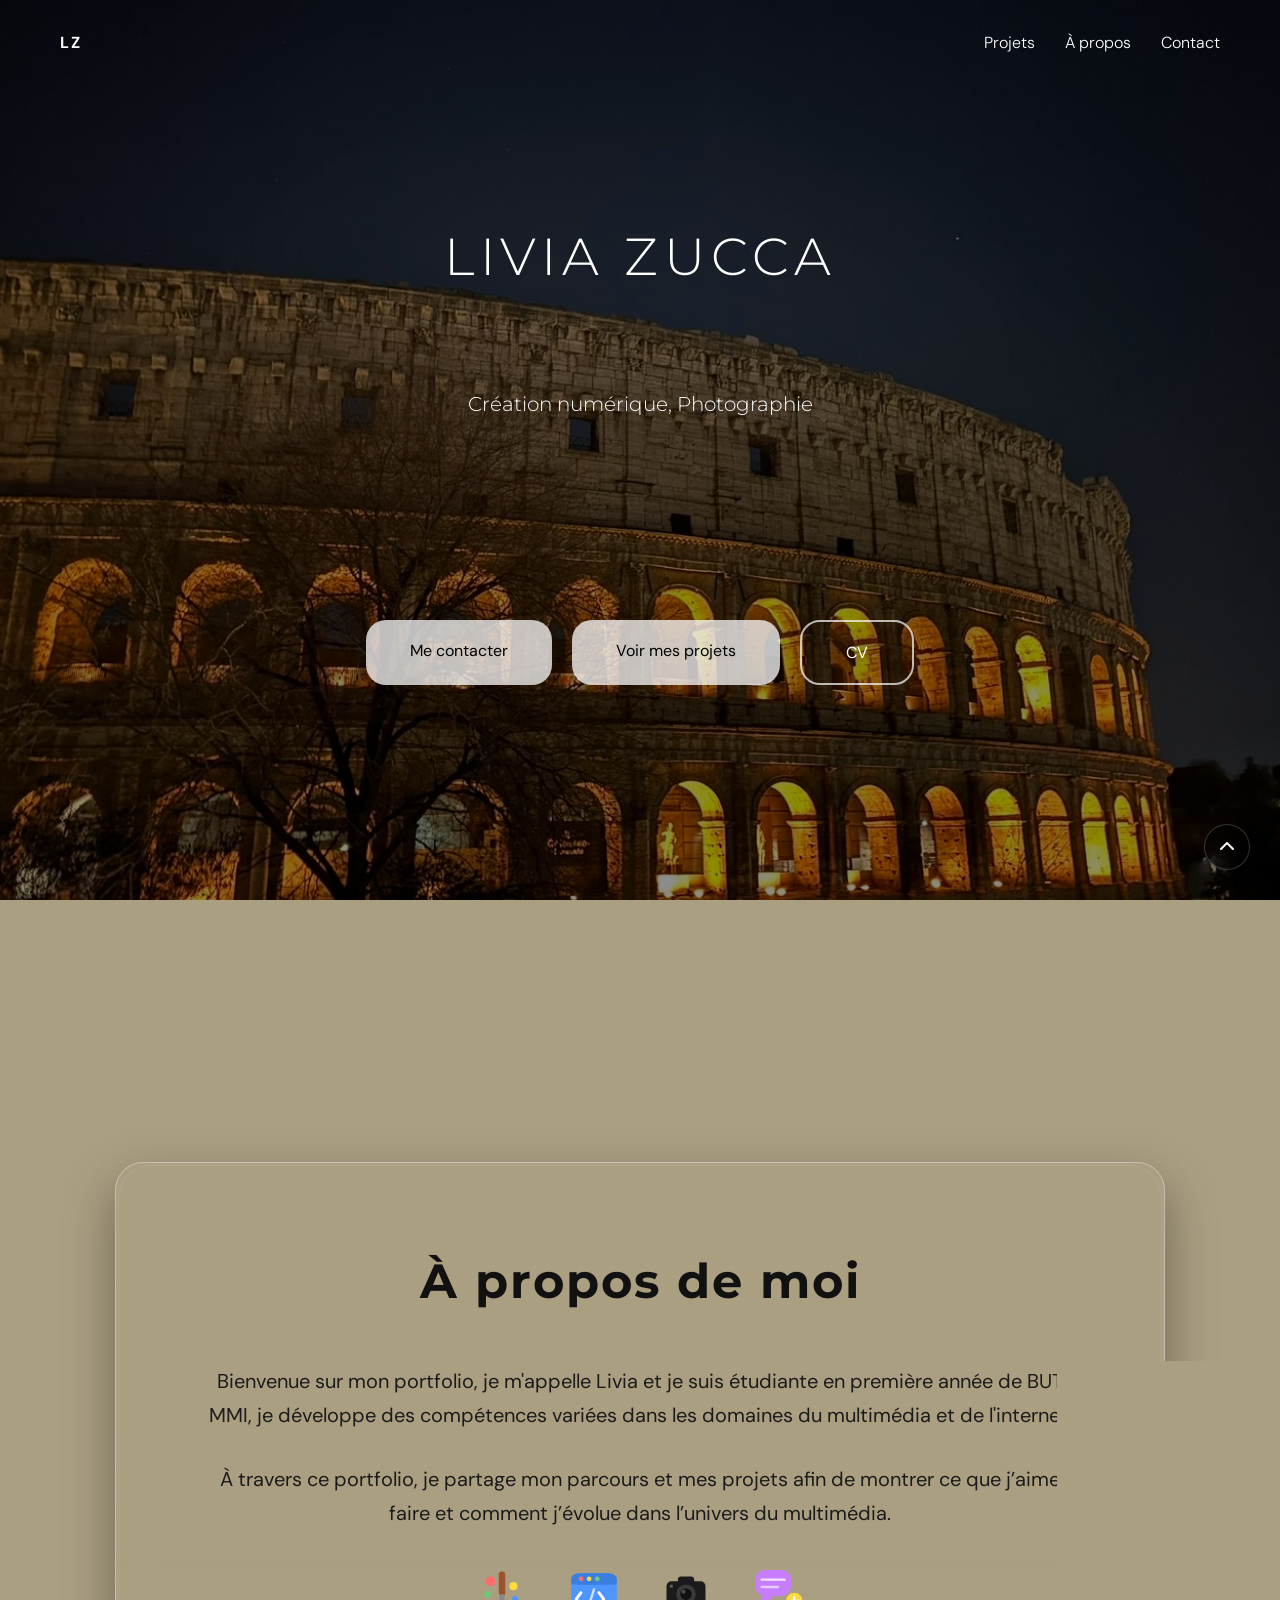
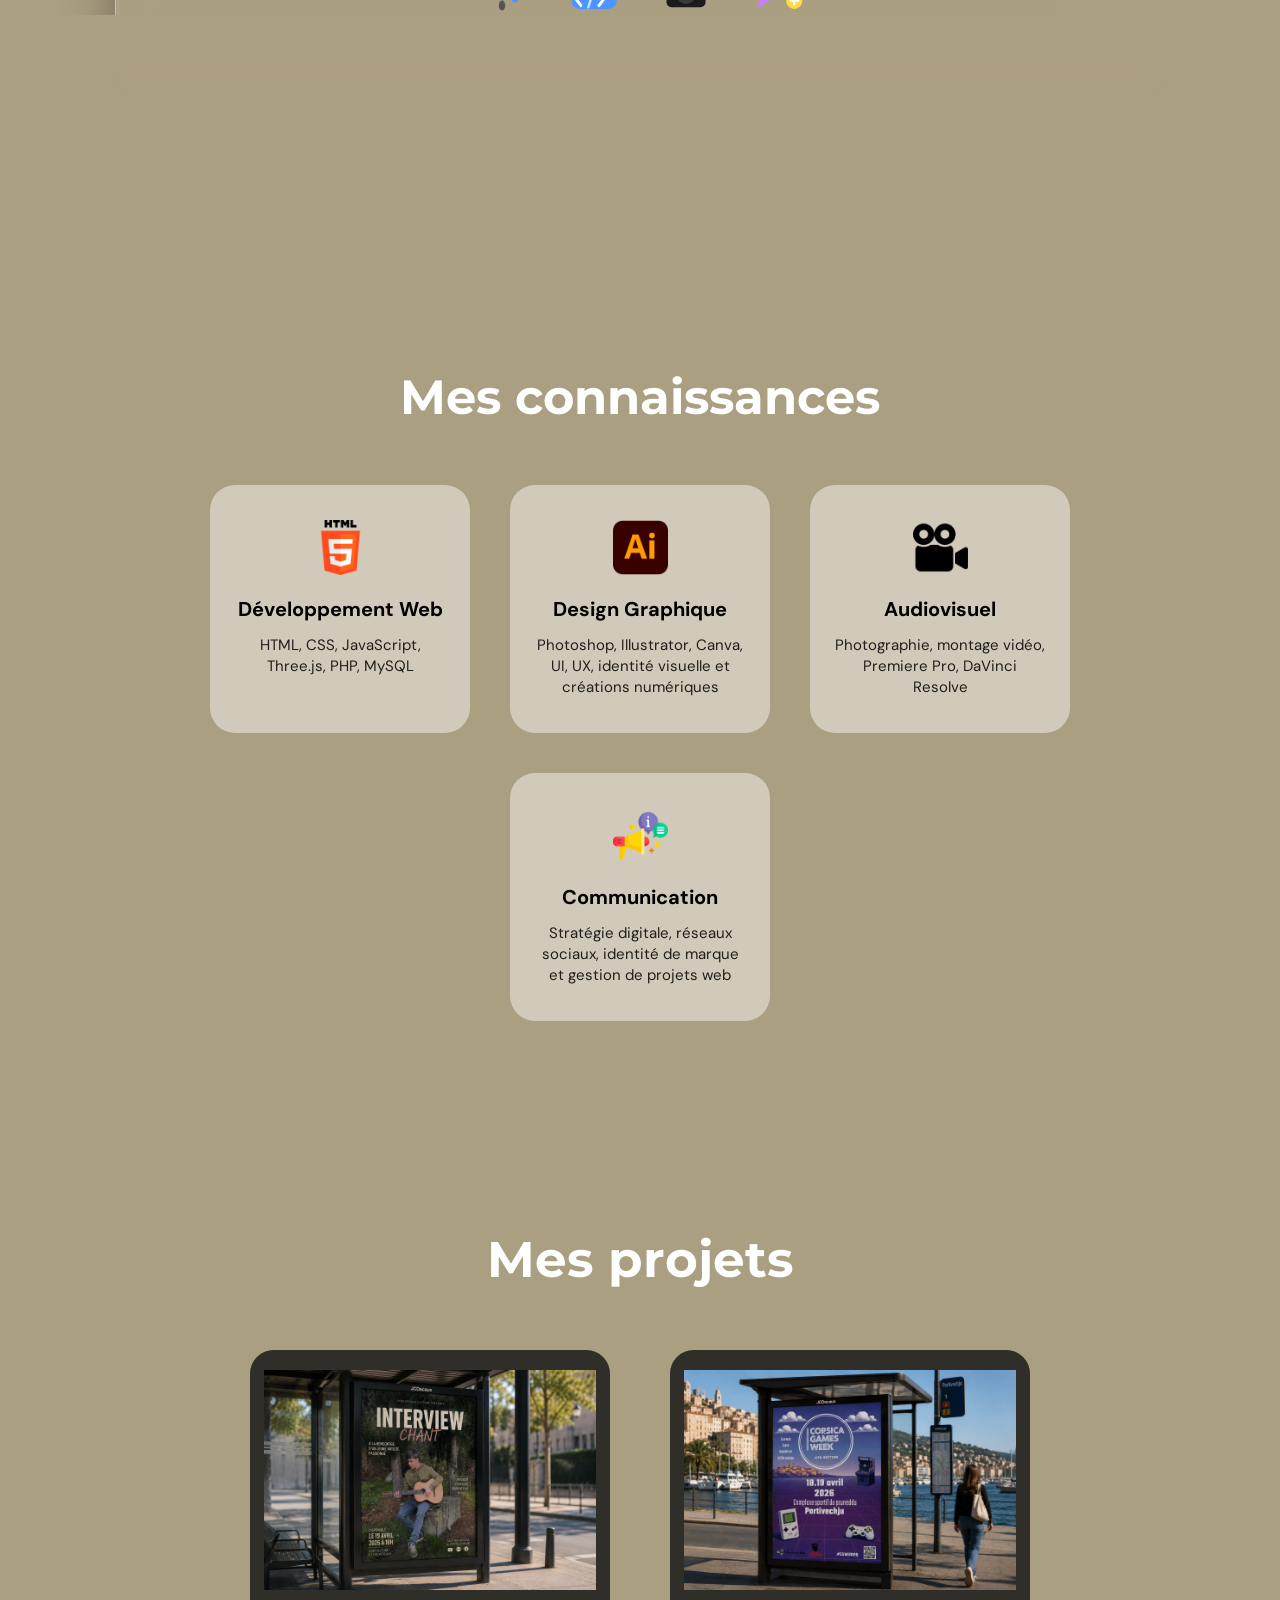
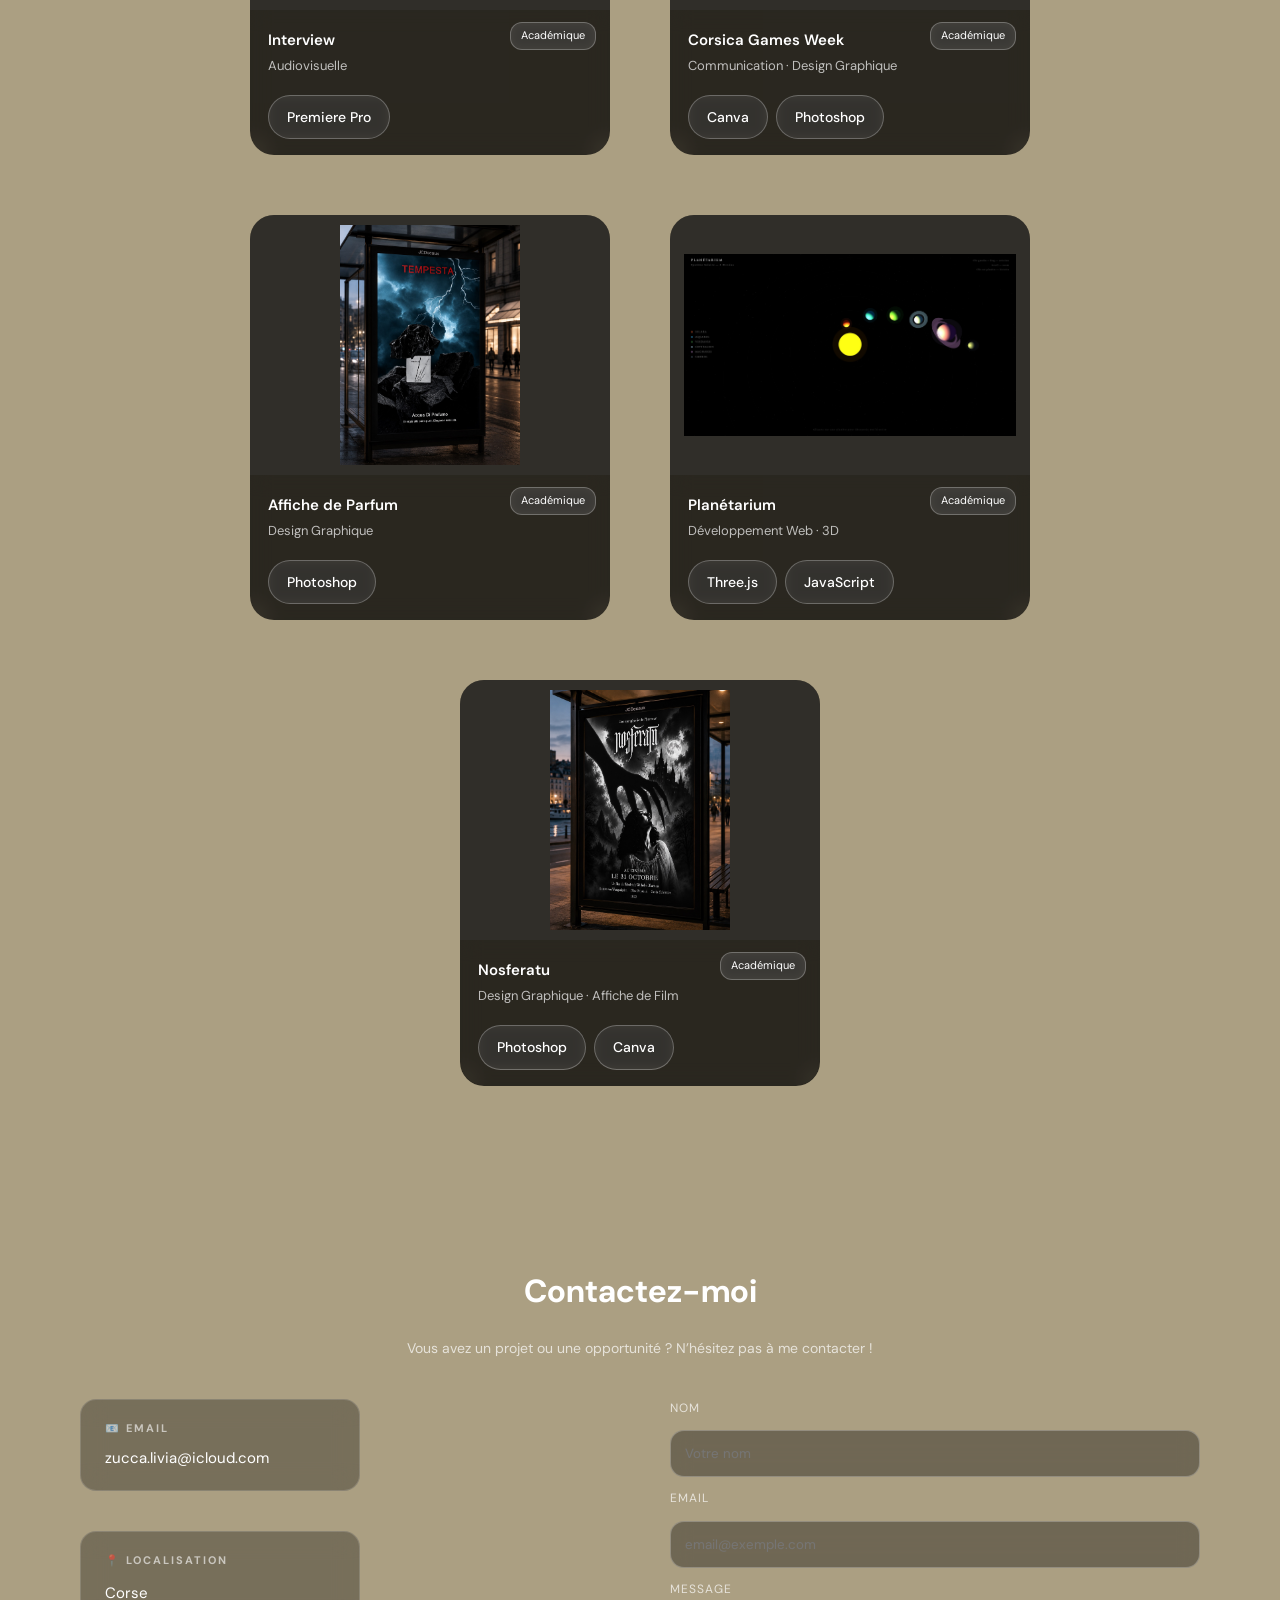
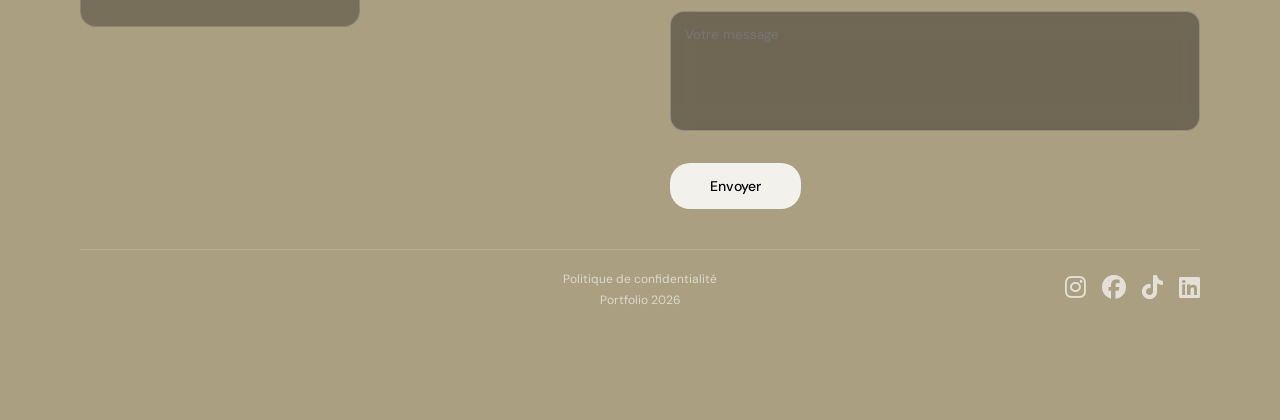
<file: index.html>
<!DOCTYPE html>
<html lang="fr">
<head>
  <meta charset="UTF-8">
  <meta name="viewport" content="width=device-width, initial-scale=1.0">
  <title>Portfolio</title>

  <link rel="stylesheet" href="style.css">
  <link href="https://fonts.googleapis.com/css2?family=Montserrat:wght@300;400;500;700&family=DM+Sans:wght@300;400;500&display=swap" rel="stylesheet">

  <link
    rel="stylesheet"
    href="https://cdnjs.cloudflare.com/ajax/libs/font-awesome/6.5.1/css/all.min.css"
  />
</head>

<body>

  <!-- HERO (page 1 avec image) -->
  <div class="hero">

    <div class="hero-top">
      <div class="logo">LZ</div>

      <input type="checkbox" id="menu-toggle">
      <label for="menu-toggle" class="burger">
        <span></span>
        <span></span>
        <span></span>
      </label>

      <nav class="nav menu">
        <a href="#projects">Projets</a>
        <a href="#about">À propos</a>
        <a href="#contact">Contact</a>
      </nav>
    </div>

    <div class="hero-center">
      <h1>LIVIA ZUCCA</h1>
      <p>Création numérique, Photographie</p>

      <div class="buttons">
        <a href="#contact" class="btn">Me contacter</a>
        <a href="#projects" class="btn">Voir mes projets</a>
        <a href="cv.html" class="btn btn-cv">CV</a>
      </div>
    </div>

  </div>


  <!-- ✅ WRAPPER POUR TOUT LE RESTE -->
  <main class="portfolio-content">

    <!-- ABOUT -->
    <section class="about" id="about">
      <div class="about-card">

        <h2>À propos de moi</h2>

        <p>
          Bienvenue sur mon portfolio, je m'appelle Livia et je suis étudiante en première année de BUT MMI, je développe des compétences variées
          dans les domaines du multimédia et de l'internet.
        </p>

        <p>
          À travers ce portfolio, je partage mon parcours et mes projets afin de montrer
          ce que j’aime faire et comment j’évolue dans l’univers du multimédia.
        </p>

        <div class="skills-icons">
          <img src="icons/icon-design.svg" alt="Design graphique">
          <img src="icons/icon-code.svg" alt="Développement web">
          <img src="icons/icon-photo.svg" alt="Photographie">
          <img src="icons/icon-communication.svg" alt="Communication">
        </div>

      </div>
    </section>


    <!-- SKILLS -->
    <section class="skills">

      <h2>Mes connaissances</h2>
      

      <div class="skills-container">

        <div class="skill-card">
          <img src="icons/html.png" alt="HTML">
          <h3>Développement Web</h3>
          <p>HTML, CSS, JavaScript, Three.js, PHP, MySQL</p>
        </div>

        <div class="skill-card">
          <img src="icons/illustrator.png" alt="Illustrator">
          <h3>Design Graphique</h3>
          <p>Photoshop, Illustrator, Canva, UI, UX, identité visuelle et créations numériques</p>
        </div>

        <div class="skill-card">
          <img src="icons/camera.png" alt="Audiovisuel">
          <h3>Audiovisuel</h3>
          <p>Photographie, montage vidéo, Premiere Pro, DaVinci Resolve</p>
        </div>

        <div class="skill-card">
          <img src="icons/communication.png" alt="Communication">
          <h3>Communication</h3>
          <p>Stratégie digitale, réseaux sociaux, identité de marque et gestion de projets web</p>
        </div>

      </div>
    </section>


    <!-- PROJECTS -->
    <section class="projects" id="projects">

      <h2 class="projects-title">Mes projets</h2>

      <div class="projects-container">

        <!-- PROJET 1 -->
        <a href="projet-interview.html" class="project-link">
          <div class="project-card">

            <div class="project-image">
              <img src="img/mockup-interview.jpg" alt="Interview Audiovisuelle">
            </div>

            <div class="project-infos">
              <span class="project-academic">Académique</span>

              <p class="project-name">Interview</p>
              <p class="project-type">Audiovisuelle</p>

              <div class="project-tags">
                <span>Premiere Pro</span>
              </div>
            </div>

          </div>
        </a>

        <!-- PROJET 2 -->
        <a href="projet-corsica.html" class="project-link">
          <div class="project-card">

            <div class="project-image">
              <img src="img/mockup-corsica.jpg" alt="Corsica Games Week">
            </div>

            <div class="project-infos">
              <span class="project-academic">Académique</span>
              <p class="project-name">Corsica Games Week</p>
              <p class="project-type">Communication · Design Graphique</p>

              <div class="project-tags">
                <span>Canva</span>
                <span>Photoshop</span>
              </div>
            </div>

          </div>
        </a>

        <!-- PROJET 3 -->
        <a href="projet-parfum.html" class="project-link">
          <div class="project-card">

            <div class="project-image">
              <img src="img/mockup-parfum.jpg" alt="Affiche de Parfum">
            </div>

            <div class="project-infos">
              <span class="project-academic">Académique</span>
              <p class="project-name">Affiche de Parfum</p>
              <p class="project-type">Design Graphique</p>

              <div class="project-tags">
                <span>Photoshop</span>
              </div>
            </div>

          </div>
        </a>

        <!-- PROJET 4 -->
        <a href="projet-planetarium.html" class="project-link">
          <div class="project-card">

            <div class="project-image">
              <img src="img/projet-planetarium.jpg" alt="Planétarium Three.js">
            </div>

            <div class="project-infos">
              <span class="project-academic">Académique</span>
              <p class="project-name">Planétarium</p>
              <p class="project-type">Développement Web · 3D</p>

              <div class="project-tags">
                <span>Three.js</span>
                <span>JavaScript</span>
              </div>
            </div>

          </div>
        </a>

        <!-- PROJET 5 -->
        <a href="projet-nosferatu.html" class="project-link">
          <div class="project-card">

            <div class="project-image">
              <img src="img/mockup-nosferatu.jpg" alt="Affiche Nosferatu">
            </div>

            <div class="project-infos">
              <span class="project-academic">Académique</span>
              <p class="project-name">Nosferatu</p>
              <p class="project-type">Design Graphique · Affiche de Film</p>

              <div class="project-tags">
                <span>Photoshop</span>
                <span>Canva</span>
              </div>
            </div>

          </div>
        </a>

      </div>
    </section>
    <section class="contact" id="contact">

      <h2 class="contact-title">Contactez-moi</h2>
      <p class="contact-subtitle">
        Vous avez un projet ou une opportunité ? N’hésitez pas à me contacter !
      </p>

      <div class="contact-container">

        <!-- GAUCHE -->
        <div class="contact-infos">

          <div class="info-block">
            <p class="info-title">📧 EMAIL</p>
            <p class="info-text">zucca.livia@icloud.com</p>
          </div>

          <div class="info-block">
            <p class="info-title">📍 LOCALISATION</p>
            <a 
              href="https://www.google.com/maps/place/Corse"
              target="_blank"
              class="info-link"
            >
              Corse
            </a>
          </div>

        </div>

        <!-- DROITE -->
        <form class="contact-form">

          <label>Nom</label>
          <input type="text" placeholder="Votre nom">

          <label>Email</label>
          <input type="email" placeholder="email@exemple.com">

          <label>Message</label>
          <textarea placeholder="Votre message"></textarea>

          <button type="submit" class="send-btn">Envoyer</button>
        </form>

      </div>

      <div class="contact-footer">

        <div class="footer-text">
          <p class="privacy">Politique de confidentialité</p>
          <p class="portfolio-year">Portfolio 2026</p>
        </div>

        <div class="socials">
          <a href="https://www.instagram.com" target="_blank">
            <i class="fa-brands fa-instagram"></i>
          </a>
          <a href="https://www.facebook.com" target="_blank">
            <i class="fa-brands fa-facebook"></i>
          </a>
          <a href="https://www.tiktok.com" target="_blank">
            <i class="fa-brands fa-tiktok"></i>
          </a>
          <a href="https://www.linkedin.com/in/livia-zucca-b075843b8" target="_blank">
            <i class="fa-brands fa-linkedin"></i>
          </a>
        </div>

      </div>
    </section>

  </main>

  <a href="#" class="scroll-top" aria-label="Retour en haut">
    <i class="fa-solid fa-chevron-up"></i>
  </a>

</body>
</html>
</file>
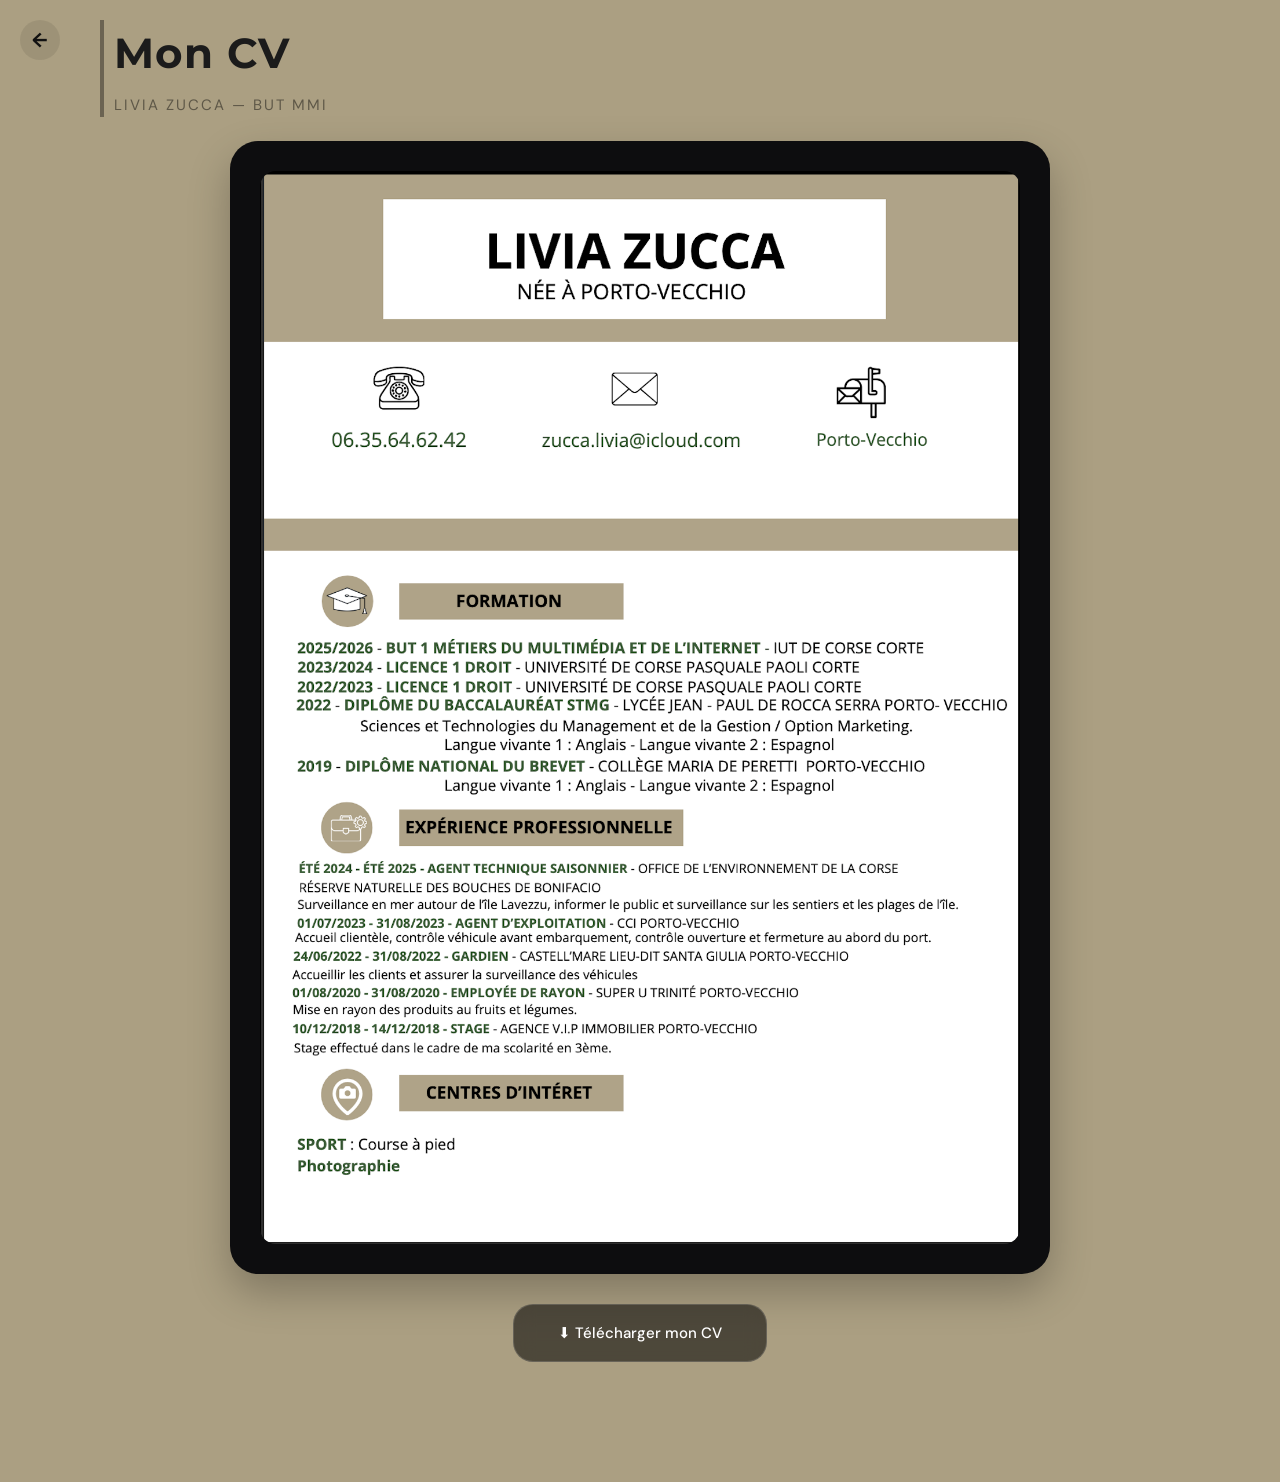
<file: cv.html>
<!DOCTYPE html>
<html lang="fr">
<head>
  <meta charset="UTF-8" />
  <meta name="viewport" content="width=device-width, initial-scale=1.0" />
  <title>CV - Livia Zucca</title>
  <link rel="stylesheet" href="style.css" />
  <link href="https://fonts.googleapis.com/css2?family=Montserrat:wght@300;400;500;700&family=DM+Sans:wght@300;400;500&display=swap" rel="stylesheet">
</head>
<body>

  <a href="index.html" class="back-btn" aria-label="Retour à l'accueil">←</a>

  <main class="project-layout">

    <header class="project-header">
      <h1>Mon CV</h1>
      <p class="project-subtitle">Livia Zucca — BUT MMI</p>
    </header>

    <section style="max-width: 900px; margin: 24px auto 40px; padding: 0 40px;">
      <div style="background: #0d0d0f; border-radius: 28px; padding: 30px; box-shadow: 0px 18px 40px rgba(0,0,0,0.25);">
        <img src="img/cv-image.jpg" alt="CV Livia Zucca" style="width:100%; display:block; border-radius:16px;">
      </div>
      <div style="text-align: center; margin-top: 30px;">
        <a href="cv_livia_zucca.pdf" download style="
          display: inline-block;
          padding: 16px 44px;
          background: rgba(0,0,0,0.55);
          backdrop-filter: blur(10px);
          color: white;
          border-radius: 20px;
          text-decoration: none;
          font-size: 15px;
          font-weight: 500;
          border: 1px solid rgba(255,255,255,0.15);
          transition: transform 0.3s ease;
        ">⬇ Télécharger mon CV</a>
      </div>
    </section>

  </main>

</body>
</html>
</file>
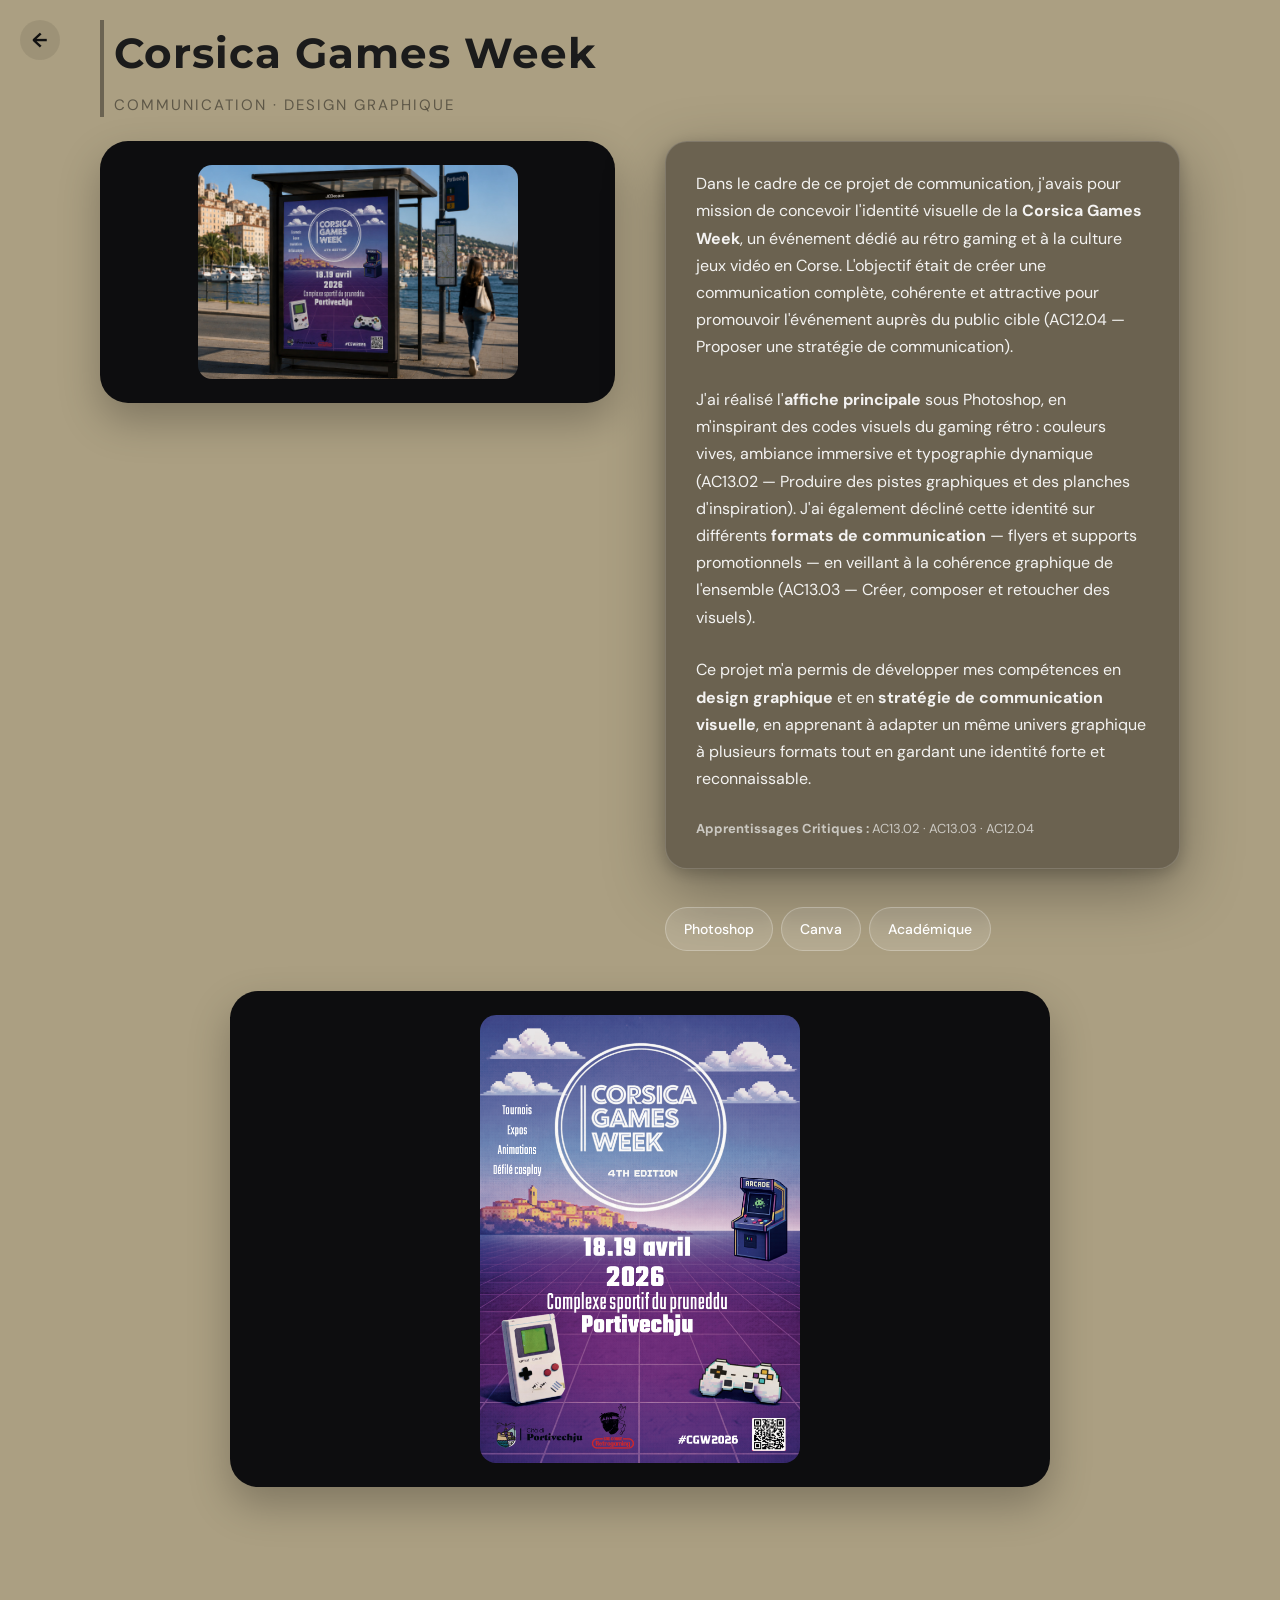
<file: projet-corsica.html>
<!DOCTYPE html>
<html lang="fr">
<head>
  <meta charset="UTF-8" />
  <meta name="viewport" content="width=device-width, initial-scale=1.0" />
  <title>Corsica Games Week</title>
  <link rel="stylesheet" href="style.css" />
  <link href="https://fonts.googleapis.com/css2?family=Montserrat:wght@300;400;500;700&family=DM+Sans:wght@300;400;500&display=swap" rel="stylesheet">
</head>
<body>

  <a href="index.html#projects" class="back-btn" aria-label="Retour aux projets">←</a>

  <main class="project-layout">

    <header class="project-header">
      <h1>Corsica Games Week</h1>
      <p class="project-subtitle">Communication · Design Graphique</p>
    </header>

    <section class="project-content">

      <div class="project-visual">
        <img src="img/mockup-corsica.jpg" alt="Mockup Corsica Games Week - Abribus">
      </div>

      <div class="project-info">

        <div class="project-text-card">
          <p>
            Dans le cadre de ce projet de communication, j'avais pour mission de concevoir l'identité visuelle
            de la <strong>Corsica Games Week</strong>, un événement dédié au rétro gaming et à la culture
            jeux vidéo en Corse. L'objectif était de créer une communication complète, cohérente et attractive
            pour promouvoir l'événement auprès du public cible (AC12.04 — Proposer une stratégie de communication).
          </p>
          <br>
          <p>
            J'ai réalisé l'<strong>affiche principale</strong> sous Photoshop, en m'inspirant des codes
            visuels du gaming rétro : couleurs vives, ambiance immersive et typographie dynamique
            (AC13.02 — Produire des pistes graphiques et des planches d'inspiration).
            J'ai également décliné cette identité sur différents <strong>formats de communication</strong>
            — flyers et supports promotionnels — en veillant à la cohérence graphique de l'ensemble
            (AC13.03 — Créer, composer et retoucher des visuels).
          </p>
          <br>
          <p>
            Ce projet m'a permis de développer mes compétences en <strong>design graphique</strong> et en
            <strong>stratégie de communication visuelle</strong>, en apprenant à adapter un même univers
            graphique à plusieurs formats tout en gardant une identité forte et reconnaissable.
          </p>
          <br>
          <p style="font-size:13px; opacity:0.7;">
            <strong>Apprentissages Critiques :</strong> AC13.02 · AC13.03 · AC12.04
          </p>
        </div>

        <div class="project-tags">
          <span class="tag">Photoshop</span>
          <span class="tag">Canva</span>
          <span class="tag">Académique</span>
        </div>

      </div>

    </section>

    <section style="max-width: 900px; margin: 40px auto 60px; padding: 0 40px;">
      <div class="project-visual">
        <img src="img/projet-corsica.jpg" alt="Affiche Corsica Games Week" style="width:100%; border-radius:16px;">
      </div>
    </section>

  </main>

</body>
</html>
</file>
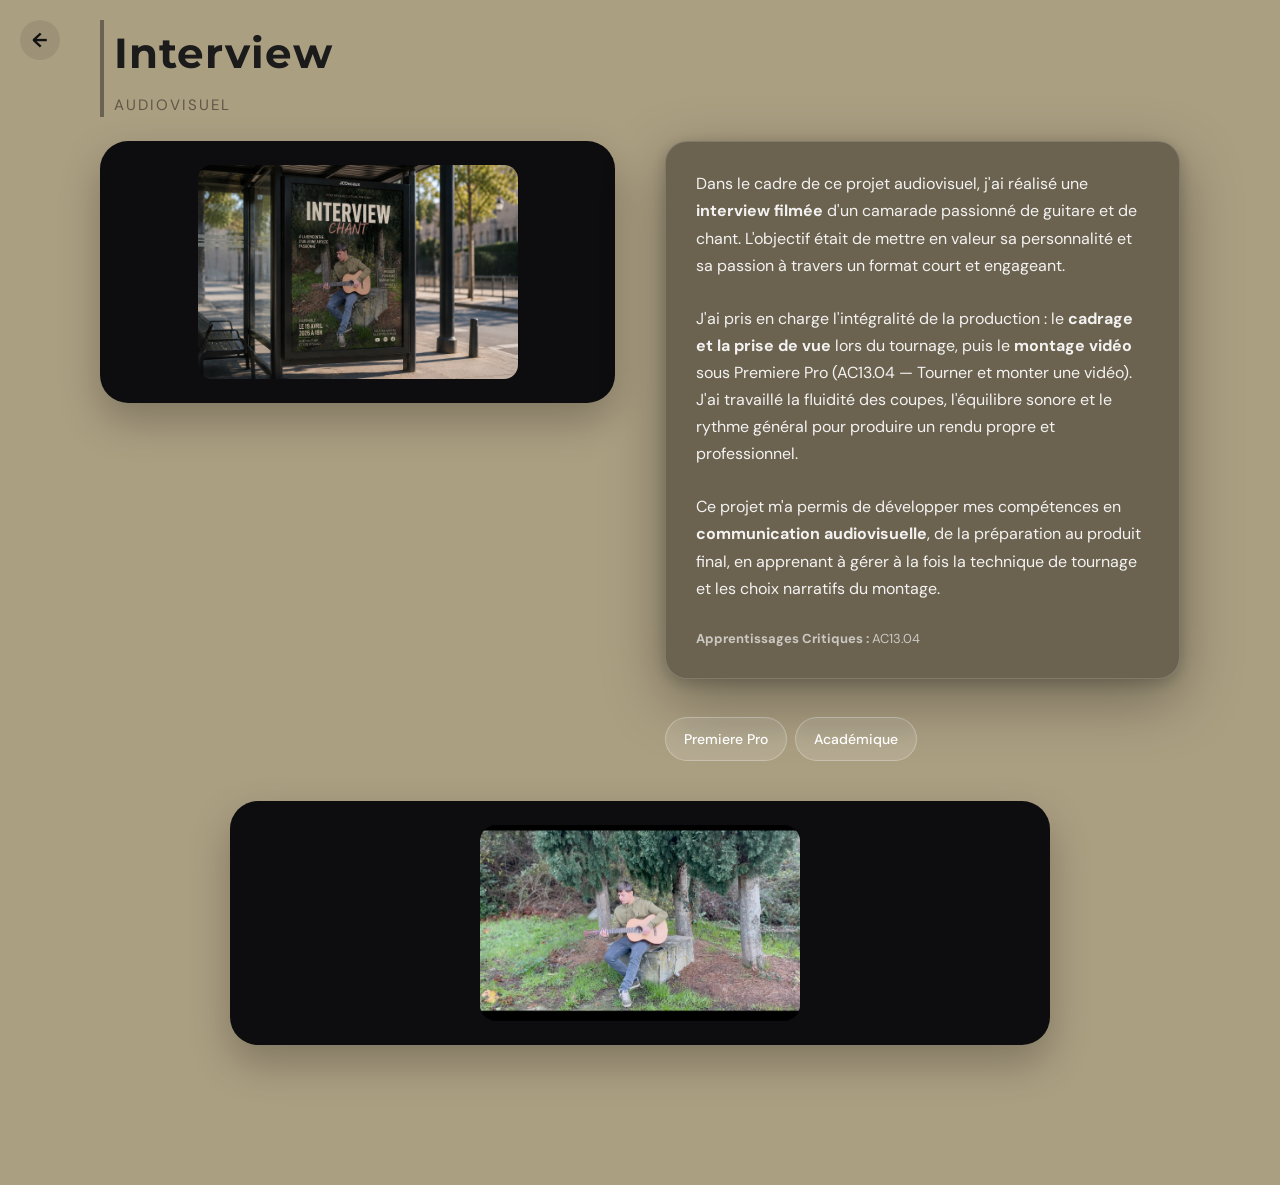
<file: projet-interview.html>
<!DOCTYPE html>
<html lang="fr">
<head>
  <meta charset="UTF-8" />
  <meta name="viewport" content="width=device-width, initial-scale=1.0" />
  <title>Interview audiovisuelle</title>
  <link rel="stylesheet" href="style.css" />
  <link href="https://fonts.googleapis.com/css2?family=Montserrat:wght@300;400;500;700&family=DM+Sans:wght@300;400;500&display=swap" rel="stylesheet">
</head>
<body>

  <a href="index.html#projects" class="back-btn" aria-label="Retour aux projets">←</a>

  <main class="project-layout">

    <header class="project-header">
      <h1>Interview</h1>
      <p class="project-subtitle">Audiovisuel</p>
    </header>

    <section class="project-content">

      <div class="project-visual">
        <img src="img/mockup-interview.jpg" alt="Mockup Interview - Abribus">
      </div>

      <div class="project-info">

        <div class="project-text-card">
          <p>
            Dans le cadre de ce projet audiovisuel, j'ai réalisé une <strong>interview filmée</strong> d'un
            camarade passionné de guitare et de chant. L'objectif était de mettre en valeur sa personnalité
            et sa passion à travers un format court et engageant.
          </p>
          <br>
          <p>
            J'ai pris en charge l'intégralité de la production : le <strong>cadrage et la prise de vue</strong>
            lors du tournage, puis le <strong>montage vidéo</strong> sous Premiere Pro
            (AC13.04 — Tourner et monter une vidéo). J'ai travaillé
            la fluidité des coupes, l'équilibre sonore et le rythme général pour produire un rendu
            propre et professionnel.
          </p>
          <br>
          <p>
            Ce projet m'a permis de développer mes compétences en <strong>communication audiovisuelle</strong>,
            de la préparation au produit final, en apprenant à gérer à la fois la technique de tournage
            et les choix narratifs du montage.
          </p>
          <br>
          <p style="font-size:13px; opacity:0.7;">
            <strong>Apprentissages Critiques :</strong> AC13.04
          </p>
        </div>

        <div class="project-tags">
          <span class="tag">Premiere Pro</span>
          <span class="tag">Académique</span>
        </div>

      </div>

    </section>

    <section style="max-width: 900px; margin: 40px auto 60px; padding: 0 40px;">
      <div class="project-visual">
        <img src="img/projet-interview.jpg" alt="Projet Interview audiovisuelle" style="width:100%; border-radius:16px;">
      </div>
    </section>

  </main>

</body>
</html>
</file>
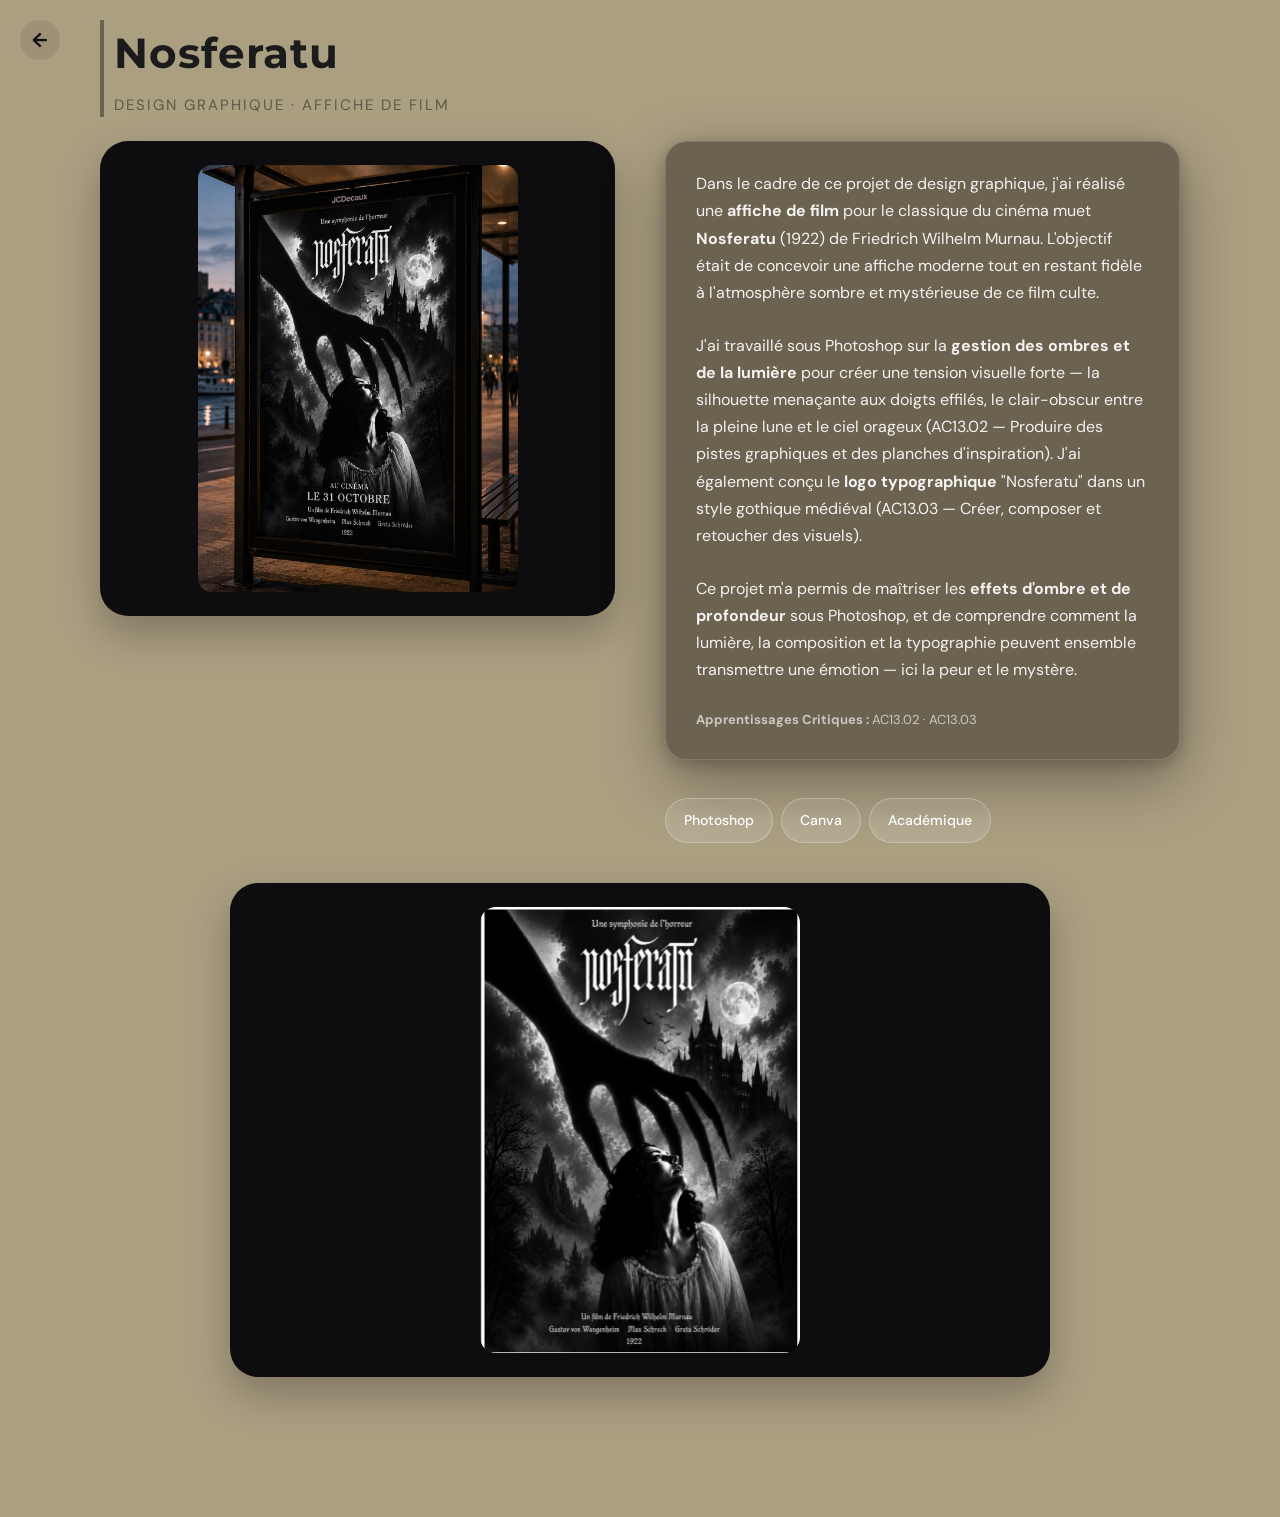
<file: projet-nosferatu.html>
<!DOCTYPE html>
<html lang="fr">
<head>
  <meta charset="UTF-8" />
  <meta name="viewport" content="width=device-width, initial-scale=1.0" />
  <title>Nosferatu - Affiche de Film</title>
  <link rel="stylesheet" href="style.css" />
  <link href="https://fonts.googleapis.com/css2?family=Montserrat:wght@300;400;500;700&family=DM+Sans:wght@300;400;500&display=swap" rel="stylesheet">
</head>
<body>

  <a href="index.html#projects" class="back-btn" aria-label="Retour aux projets">←</a>

  <main class="project-layout">

    <header class="project-header">
      <h1>Nosferatu</h1>
      <p class="project-subtitle">Design Graphique · Affiche de Film</p>
    </header>

    <section class="project-content">

      <div class="project-visual">
        <img src="img/mockup-nosferatu.jpg" alt="Mockup Nosferatu - Abribus">
      </div>

      <div class="project-info">

        <div class="project-text-card">
          <p>
            Dans le cadre de ce projet de design graphique, j'ai réalisé une <strong>affiche de film</strong>
            pour le classique du cinéma muet <strong>Nosferatu</strong> (1922) de Friedrich Wilhelm Murnau.
            L'objectif était de concevoir une affiche moderne tout en restant fidèle à l'atmosphère
            sombre et mystérieuse de ce film culte.
          </p>
          <br>
          <p>
            J'ai travaillé sous Photoshop sur la <strong>gestion des ombres et de la lumière</strong>
            pour créer une tension visuelle forte — la silhouette menaçante aux doigts effilés,
            le clair-obscur entre la pleine lune et le ciel orageux (AC13.02 — Produire des pistes graphiques
            et des planches d'inspiration). J'ai également conçu le
            <strong>logo typographique</strong> "Nosferatu" dans un style gothique médiéval
            (AC13.03 — Créer, composer et retoucher des visuels).
          </p>
          <br>
          <p>
            Ce projet m'a permis de maîtriser les <strong>effets d'ombre et de profondeur</strong>
            sous Photoshop, et de comprendre comment la lumière, la composition et la typographie
            peuvent ensemble transmettre une émotion — ici la peur et le mystère.
          </p>
          <br>
          <p style="font-size:13px; opacity:0.7;">
            <strong>Apprentissages Critiques :</strong> AC13.02 · AC13.03
          </p>
        </div>

        <div class="project-tags">
          <span class="tag">Photoshop</span>
          <span class="tag">Canva</span>
          <span class="tag">Académique</span>
        </div>

      </div>

    </section>

    <section style="max-width: 900px; margin: 40px auto 60px; padding: 0 40px;">
      <div class="project-visual">
        <img src="img/projet-nosferatu.jpg" alt="Affiche Nosferatu" style="width:100%; border-radius:16px;">
      </div>
    </section>

  </main>

</body>
</html>
</file>
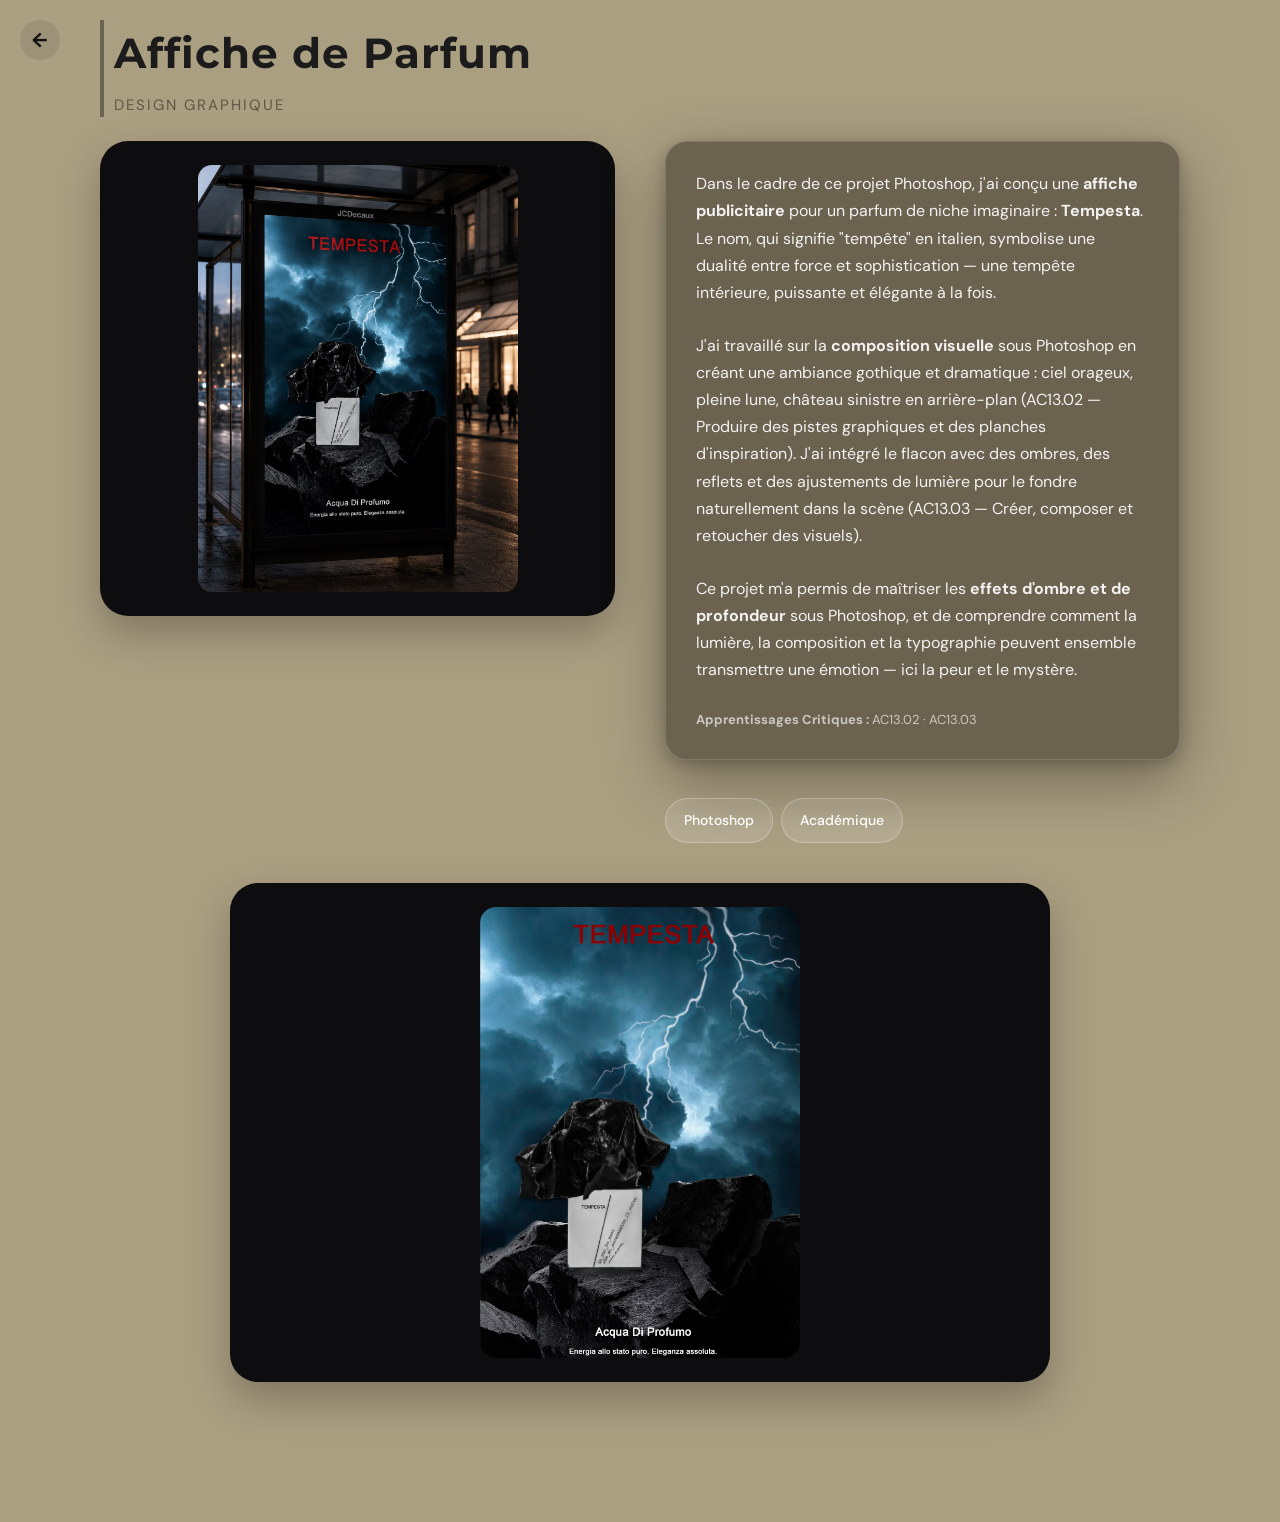
<file: projet-parfum.html>
<!DOCTYPE html>
<html lang="fr">
<head>
  <meta charset="UTF-8" />
  <meta name="viewport" content="width=device-width, initial-scale=1.0" />
  <title>Affiche de Parfum</title>
  <link rel="stylesheet" href="style.css" />
  <link href="https://fonts.googleapis.com/css2?family=Montserrat:wght@300;400;500;700&family=DM+Sans:wght@300;400;500&display=swap" rel="stylesheet">
</head>
<body>

  <a href="index.html#projects" class="back-btn" aria-label="Retour aux projets">←</a>

  <main class="project-layout">

    <header class="project-header">
      <h1>Affiche de Parfum</h1>
      <p class="project-subtitle">Design Graphique</p>
    </header>

    <section class="project-content">

      <div class="project-visual">
        <img src="img/mockup-parfum.jpg" alt="Mockup Tempesta - Abribus">
      </div>

      <div class="project-info">

        <div class="project-text-card">
          <p>
            Dans le cadre de ce projet Photoshop, j'ai conçu une <strong>affiche publicitaire</strong> pour
            un parfum de niche imaginaire : <strong>Tempesta</strong>. Le nom, qui signifie "tempête" en
            italien, symbolise une dualité entre force et sophistication — une tempête intérieure, puissante
            et élégante à la fois.
          </p>
          <br>
          <p>
            J'ai travaillé sur la <strong>composition visuelle</strong> sous Photoshop en créant une
            ambiance gothique et dramatique : ciel orageux, pleine lune, château sinistre en arrière-plan
            (AC13.02 — Produire des pistes graphiques et des planches d'inspiration).
            J'ai intégré le flacon avec des ombres, des reflets et des ajustements de lumière pour le
            fondre naturellement dans la scène (AC13.03 — Créer, composer et retoucher des visuels).
          </p>
          <br>
          <p>
            Ce projet m'a permis de maîtriser les <strong>effets d'ombre et de profondeur</strong>
            sous Photoshop, et de comprendre comment la lumière, la composition et la typographie
            peuvent ensemble transmettre une émotion — ici la peur et le mystère.
          </p>
          <br>
          <p style="font-size:13px; opacity:0.7;">
            <strong>Apprentissages Critiques :</strong> AC13.02 · AC13.03
          </p>
        </div>

        <div class="project-tags">
          <span class="tag">Photoshop</span>
          <span class="tag">Académique</span>
        </div>

      </div>

    </section>

    <section style="max-width: 900px; margin: 40px auto 60px; padding: 0 40px;">
      <div class="project-visual">
        <img src="img/projet-parfum.jpg" alt="Affiche Tempesta" style="width:100%; border-radius:16px;">
      </div>
    </section>

  </main>

</body>
</html>
</file>
<file: style.css>
/* ================= VARIABLES ================= */
:root {
  --menu-bg: rgba(0, 0, 0, 0.85);
  --menu-text: white;
}

/* ================= RESET ================= */
* {
  margin: 0;
  padding: 0;
  box-sizing: border-box;
  font-family: 'DM Sans', sans-serif;
}

html {
  scroll-behavior: smooth;
}

body {
  font-family: 'DM Sans', sans-serif;
  background: #AB9F82;
  color: #000000;
  line-height: 1.6;
}

/* ================= HERO ================= */

.hero {
  position: relative;
  height: 100vh;
  background-image: url("img/moi.jpg");
  background-size: cover;
  background-position: center;
  display: flex;
  justify-content: center;
  align-items: center;
}

.hero::before {
  content: "";
  position: absolute;
  top: 0;
  left: 0;
  width: 100%;
  height: 100%;
  background: rgba(0, 0, 0, 0.45);
}

.hero-center,
.hero-top {
  position: relative;
  z-index: 1;
}

.hero-center {
  text-align: center;
}

.hero-center h1 {
  font-family: 'Montserrat', sans-serif;
  color: white;
  font-size: 52px;
  letter-spacing: 6px;
  font-weight: 300;
}

.hero-center p {
  font-family: 'Montserrat', sans-serif;
  color: white;
  font-size: 20px;
  font-weight: 300;
  margin-top: 90px;
}

.buttons {
  margin-top: 200px;
  display: flex;
  gap: 20px;
  justify-content: center;
}

.btn {
  padding: 18px 44px;
  background: rgba(255, 255, 255, 0.743);
  color: rgb(0, 0, 0);
  text-decoration: none;
  border-radius: 20px;
  font-size: 16px;
  font-weight: 400;
  transition: transform 0.3s ease, box-shadow 0.3s ease;
}

.btn:hover {
  transform: scale(1.08);
  box-shadow: 0 20px 40px rgba(0, 0, 0, 0.35);
}

.btn:active {
  transform: scale(1.03);
}

/* ===== HEADER HERO ===== */

.hero-top {
  position: absolute;
  top: 0;
  left: 0;
  width: 100%;
  display: flex;
  justify-content: space-between;
  align-items: center;
  padding: 30px 60px;
}

.logo {
  color: white;
  font-weight: bold;
  letter-spacing: 2px;
}

.nav {
  display: flex;
  gap: 30px;
}

.nav a {
  color: white;
  text-decoration: none;
  font-weight: 300;
}

/* ===== MENU HAMBURGER ===== */

#menu-toggle {
  display: none;
}

.burger {
  display: none;
  flex-direction: column;
  gap: 6px;
  cursor: pointer;
}

.burger span {
  width: 28px;
  height: 3px;
  background: white;
  border-radius: 2px;
  transition: all 0.4s ease;
}

#menu-toggle:checked + .burger span:nth-child(1) {
  transform: rotate(45deg) translate(6px, 6px);
}

#menu-toggle:checked + .burger span:nth-child(2) {
  opacity: 0;
}

#menu-toggle:checked + .burger span:nth-child(3) {
  transform: rotate(-45deg) translate(6px, -6px);
}

#menu-toggle:checked + .burger + .menu {
  opacity: 1;
  transform: translateY(0);
  pointer-events: auto;
}

/* ================= FOND GÉNÉRAL ================= */

.portfolio-content {
  background: #AB9F82;
  padding: 80px 0;
}

.about,
.skills,
.projects,
.contact {
  background: transparent;
}

section {
  padding: 0;
}

/* ================= À PROPOS ================= */

.about {
  min-height: 100vh;
  background: linear-gradient(135deg, #AB9F82, #AB9F82);
  display: flex;
  justify-content: center;
  align-items: center;
  padding: 100px 20px;
}

.about-card {
  background: #AB9F82(198, 211, 202, 0.294);
  backdrop-filter: blur(16px);
  border-radius: 28px;
  padding: 80px 90px;
  max-width: 1050px;
  width: 100%;
  border: 1px solid rgba(255, 255, 255, 0.35);
  box-shadow: 0 20px 50px rgba(0, 0, 0, 0.35);
  text-align: center;
  position: relative;
  transition: transform 0.5s ease, box-shadow 0.5s ease;
}

.about-card::before {
  content: "";
  position: absolute;
  inset: 0;
  border-radius: 35px;
  background: linear-gradient(180deg, #AB9F82 0%, #1e2b4400 100%);
  pointer-events: none;
}

.about-card::after {
  content: "";
  position: absolute;
  inset: 2px;
  border-radius: 33px;
  border: 1px solid rgba(255, 255, 255, 0.08);
  pointer-events: none;
}

.about-card:hover {
  transform: translateY(-14px) scale(1.05);
  box-shadow:
    0 30px 60px rgba(0, 0, 0, 0.4),
    0 0 60px rgba(0, 0, 0, 0.8);
}

.about-card * {
  position: relative;
  z-index: 2;
}

.about-card h2 {
  font-family: 'Montserrat', sans-serif;
  font-size: 48px;
  font-weight: 700;
  letter-spacing: 2px;
  margin-bottom: 45px;
  color: #111;
}

.about-card p {
  font-size: 20px;
  line-height: 1.7;
  margin-bottom: 30px;
  font-weight: 400;
  color: #1b1b1b;
}

.skills-icons {
  margin-top: 35px;
  display: flex;
  justify-content: center;
  gap: 40px;
  font-size: 36px;
}

.skills-icons img {
  width: 52px;
  height: 52px;
  transition: transform 0.4s cubic-bezier(0.34, 1.56, 0.64, 1), filter 0.4s ease;
  cursor: pointer;
}

.skills-icons img:hover {
  transform: translateY(-12px) scale(1.2);
}

.skills-icons img:active {
  transform: translateY(-4px) scale(1.05);
  transition: transform 0.1s ease;
}

/* ================= COMPÉTENCES ================= */

.skills {
  min-height: 100vh;
  padding: 20px 80px 100px;
  text-align: center;
  background: linear-gradient(120deg, #AB9F82, #AB9F82, #AB9F82);
  display: flex;
  flex-direction: column;
  justify-content: center;
}

.skills h2 {
  font-family: 'Montserrat', sans-serif;
  font-size: 48px;
  margin-bottom: 50px;
  color: #ffffff;
}

.skills-container {
  display: flex;
  justify-content: center;
  gap: 40px;
  flex-wrap: wrap;
}

.skill-card {
  width: 260px;
  padding: 35px 25px;
  border-radius: 25px;
  background: rgba(255, 255, 255, 0.45);
  backdrop-filter: blur(10px);
  color: #000;
  text-align: center;
  transition: transform 0.3s ease, box-shadow 0.3s ease;
}

.skill-card img {
  width: 55px;
  height: auto;
  margin: 0 auto 18px;
  display: block;
}

.skill-card h3 {
  font-size: 20px;
  margin-bottom: 10px;
}

.skill-card p {
  font-size: 15px;
  line-height: 1.4;
  opacity: 0.85;
}

.skill-card:hover {
  transform: translateY(-10px);
  box-shadow: 0 20px 40px rgba(0, 0, 0, 0.2);
}

/* ================= PROJETS ================= */

.projects {
  background: #AB9F82;
  padding: 40px 80px 120px;
}

.projects h2 {
  text-align: center;
  color: white;
  font-family: 'Montserrat', sans-serif;
  font-size: 50px;
  margin-bottom: 50px;
}

.projects-container {
  display: flex;
  justify-content: center;
  gap: 60px;
  flex-wrap: wrap;
}

.project-link {
  display: block;
  text-decoration: none;
  color: inherit;
}

.project-card {
  width: 360px;
  border-radius: 24px;
  overflow: hidden;
  background: rgba(0, 0, 0, 0.55);
  cursor: pointer;
  transition: transform 0.3s ease-out, box-shadow 0.3s ease-out;
}

.project-card:hover {
  transform: translateY(-8px);
  box-shadow: 0 20px 50px rgba(0, 0, 0, 0.2);
}

.project-image {
  width: 100%;
  height: 260px;
  border-radius: 20px 20px 0 0;
  overflow: hidden;
  display: flex;
  align-items: center;
  justify-content: center;
  background: rgba(30, 30, 30, 0.6);
  will-change: transform;
}

.project-image img {
  max-width: 92%;
  max-height: 92%;
  object-fit: contain;
}

.project-card:hover .project-image img {
  transform: none;
}

.project-infos {
  position: relative;
  background: rgba(0, 0, 0, 0.45);
  backdrop-filter: blur(10px);
  border-radius: 0 0 24px 24px;
  padding: 18px 18px 16px;
  color: white;
}

.project-academic {
  position: absolute;
  top: 12px;
  right: 14px;
  font-size: 11px;
  background: rgba(255, 255, 255, 0.15);
  border: 1px solid rgba(255, 255, 255, 0.25);
  color: white;
  padding: 4px 10px;
  border-radius: 12px;
  backdrop-filter: blur(6px);
}

.project-name {
  font-weight: 600;
  font-size: 15px;
  margin-bottom: 4px;
}

.project-type {
  font-size: 13px;
  opacity: 0.7;
  margin-bottom: 10px;
}

.project-tags {
  display: flex;
  gap: 8px;
  flex-wrap: wrap;
  margin-top: 18px;
}

.project-tags span {
  background: rgba(255, 255, 255, 0.12);
  color: #ffffff;
  border: 1px solid rgba(255, 255, 255, 0.25);
  padding: 10px 18px;
  border-radius: 999px;
  font-size: 14px;
  font-weight: 500;
  transition: all 0.35s cubic-bezier(0.34, 1.56, 0.64, 1);
  backdrop-filter: blur(6px);
  cursor: default;
}

.project-tags span:hover {
  background: rgba(255, 255, 255, 0.22);
  border-color: rgba(255, 255, 255, 0.5);
  color: #ffffff;
  transform: translateY(-3px) scale(1.05);
  backdrop-filter: blur(12px);
  box-shadow: 0 4px 20px rgba(0, 0, 0, 0.3);
}

/* ================= CONTACT ================= */

.contact {
  background: #AB9F82;
  color: white;
  padding: 60px 80px 30px;
}

.contact-title {
  text-align: center;
  font-size: 32px;
  margin-bottom: 20px;
}

.contact-subtitle {
  text-align: center;
  font-size: 14px;
  opacity: 0.7;
  margin-bottom: 40px;
}

.contact-container {
  display: flex;
  justify-content: space-between;
  gap: 60px;
  flex-wrap: wrap;
}

.contact-infos {
  flex: 1;
  min-width: 260px;
  display: flex;
  flex-direction: column;
  gap: 40px;
}

.info-block {
  background: rgba(0, 0, 0, 0.3);
  backdrop-filter: blur(12px);
  border: 1px solid rgba(255, 255, 255, 0.15);
  border-radius: 16px;
  padding: 20px 24px;
  max-width: 280px;
  transition: transform 0.3s ease, box-shadow 0.3s ease;
}

.info-block:hover {
  transform: translateY(-6px);
  box-shadow: 0 12px 30px rgba(0, 0, 0, 0.35);
}

.info-title {
  font-size: 11px;
  font-weight: 700;
  letter-spacing: 2px;
  text-transform: uppercase;
  color: rgba(255, 255, 255, 0.6);
  margin-bottom: 8px;
}

.info-text {
  font-size: 15px;
  color: #ffffff;
  margin-top: 4px;
  font-weight: 400;
}

.info-link {
  font-size: 15px;
  color: #ffffff;
  text-decoration: none;
  margin-top: 4px;
  display: inline-block;
}

.info-link:hover {
  color: rgba(255, 255, 255, 0.75);
}

.contact-form {
  flex: 1;
  min-width: 260px;
  display: flex;
  flex-direction: column;
  gap: 12px;
}

.contact-form label {
  font-size: 12px;
  opacity: 0.7;
  letter-spacing: 1px;
  text-transform: uppercase;
}

.contact-form input,
.contact-form textarea {
  background: rgba(0, 0, 0, 0.35);
  backdrop-filter: blur(10px);
  border: 1px solid rgba(255, 255, 255, 0.25);
  border-radius: 14px;
  padding: 14px;
  color: white;
  font-family: inherit;
  transition: border 0.3s ease, background 0.3s ease;
}

.contact-form input:focus,
.contact-form textarea:focus {
  outline: none;
  border-color: rgba(255, 255, 255, 0.55);
  background: rgba(0, 0, 0, 0.45);
}

.contact-form textarea {
  min-height: 120px;
  resize: none;
}

.send-btn {
  margin-top: 20px;
  align-self: flex-start;
  padding: 14px 40px;
  background: rgba(255, 255, 255, 0.85);
  color: #000;
  border: none;
  border-radius: 20px;
  font-size: 14px;
  font-weight: 500;
  cursor: pointer;
  transition: transform 0.3s ease, box-shadow 0.3s ease;
}

.send-btn:hover {
  transform: scale(1.08);
  box-shadow: 0 15px 30px rgba(0, 0, 0, 0.35);
}

.send-btn:active {
  transform: scale(1.03);
}

/* ===== FOOTER CONTACT ===== */

.contact-footer {
  display: flex;
  justify-content: center;
  align-items: center;
  position: relative;
  margin-top: 40px;
  padding-top: 20px;
  border-top: 1px solid rgba(255, 255, 255, 0.15);
}

.footer-text {
  display: flex;
  flex-direction: column;
  align-items: center;
  gap: 2px;
}

.privacy,
.portfolio-year {
  font-size: 12px;
  opacity: 0.6;
  margin: 0;
  text-align: center;
}

.socials {
  display: flex;
  gap: 16px;
  align-items: center;
  position: absolute;
  right: 0;
}

.socials a {
  color: white;
  font-size: 18px;
  text-decoration: none;
  transition: transform 0.3s ease, opacity 0.3s ease;
  opacity: 0.8;
}

.socials a:hover {
  transform: scale(1.2);
  opacity: 1;
}

.socials i {
  font-size: 24px;
  opacity: 0.85;
}

/* ================= SCROLL TO TOP ================= */

.scroll-top {
  position: fixed;
  bottom: 30px;
  right: 30px;
  width: 46px;
  height: 46px;
  background: rgba(0, 0, 0, 0.45);
  backdrop-filter: blur(10px);
  border: 1px solid rgba(255, 255, 255, 0.2);
  border-radius: 50%;
  display: flex;
  align-items: center;
  justify-content: center;
  color: white;
  font-size: 16px;
  text-decoration: none;
  transition: transform 0.3s ease, background 0.3s ease;
  z-index: 999;
}

.scroll-top:hover {
  transform: translateY(-4px);
  background: rgba(0, 0, 0, 0.65);
}

.project-layout {
  max-width: 1200px;
  margin: 0 auto;
  padding: 20px 60px 80px;
}

.back-btn {
  position: fixed;
  top: 20px;
  left: 20px;
  width: 40px;
  height: 40px;
  border-radius: 50%;
  background: rgba(0, 0, 0, 0.08);
  display: flex;
  align-items: center;
  justify-content: center;
  text-decoration: none;
  font-size: 20px;
  font-weight: 700;
  color: #111;
  transition: 0.25s ease;
  z-index: 999;
}

.back-btn:hover {
  background: rgba(0, 0, 0, 0.15);
  transform: translateX(-3px);
}

.project-header {
  padding-left: 10px;
  border-left: 4px solid #6b6352;
  margin-bottom: 6px;
}

.project-header h1 {
  font-family: 'Montserrat', sans-serif;
  font-size: 42px;
  font-weight: 700;
  letter-spacing: 1px;
  margin: 0;
  color: #1b1b1b;
}

.project-subtitle {
  margin-top: 6px;
  font-size: 15px;
  font-weight: 400;
  letter-spacing: 2px;
  text-transform: uppercase;
  color: rgba(0, 0, 0, 0.45);
}

.project-content {
  margin-top: 24px;
  display: grid;
  grid-template-columns: 1fr 1fr;
  gap: 50px;
  align-items: start;
}

.project-visual {
  background: #0d0d0f;
  border-radius: 28px;
  padding: 24px;
  display: flex;
  justify-content: center;
  align-items: center;
  box-shadow: 0px 18px 40px rgba(0, 0, 0, 0.25);
}

.project-visual img {
  width: 100%;
  max-width: 320px;
  height: auto;
  border-radius: 14px;
}

.project-info {
  display: flex;
  flex-direction: column;
  gap: 20px;
}

.project-text-card {
  background: rgba(30, 25, 20, 0.45);
  backdrop-filter: blur(16px);
  -webkit-backdrop-filter: blur(16px);
  border-radius: 22px;
  padding: 28px 30px;
  box-shadow: 0 20px 60px rgba(0, 0, 0, 0.35), 0 4px 16px rgba(0, 0, 0, 0.2);
  border: 1px solid rgba(255, 255, 255, 0.15);
}

.project-text-card p {
  margin: 0;
  font-size: 16px;
  line-height: 1.7;
  color: rgba(255, 255, 255, 0.92);
}

.tag {
  padding: 10px 16px;
  border-radius: 999px;
  font-size: 14px;
  background: rgba(0, 0, 0, 0.07);
  color: rgba(0, 0, 0, 0.65);
  border: 1px solid rgba(0, 0, 0, 0.08);
  transition: 0.25s ease;
}

.tag:hover {
  transform: translateY(-2px);
  background: rgba(0, 0, 0, 0.12);
}

/* ================= ANIMATIONS ================= */

.project-header,
.project-content {
  animation: fadeUp 0.8s ease forwards;
}

@keyframes fadeUp {
  from {
    opacity: 0;
    transform: translateY(18px);
  }
  to {
    opacity: 1;
    transform: translateY(0);
  }
}

@keyframes fadeRight {
  from {
    opacity: 0;
    transform: translateX(18px);
  }
  to {
    opacity: 1;
    transform: translateX(0);
  }
}

@keyframes popIn {
  from {
    opacity: 0;
    transform: scale(0.92);
  }
  to {
    opacity: 1;
    transform: scale(1);
  }
}

/* ================= RESPONSIVE MOBILE ================= */

@media screen and (max-width: 768px) {

  .hero {
    padding: 20px;
  }

  .hero-center h1 {
    font-size: 36px;
    letter-spacing: 3px;
  }

  .hero-center p {
    font-size: 16px;
    margin-top: 40px;
  }

  .buttons {
    flex-direction: column;
    gap: 15px;
    margin-top: 60px;
  }

  .btn {
    width: 100%;
    text-align: center;
    font-size: 15px;
    padding: 16px;
  }

  .hero-top {
    padding: 20px;
  }

  .about {
    padding: 60px 15px;
  }

  .about-card {
    padding: 50px 30px;
    border-radius: 25px;
  }

  .about-card h2 {
    font-size: 32px;
  }

  .about-card p {
    font-size: 17px;
  }

  .skills-icons {
    gap: 25px;
    font-size: 32px;
  }

  .burger {
    display: flex;
  }

  .nav {
    position: absolute;
    top: 100%;
    right: 20px;
    flex-direction: column;
    gap: 25px;
    background: var(--menu-bg);
    backdrop-filter: blur(12px);
    padding: 30px 40px;
    opacity: 0;
    pointer-events: none;
    transform: translateY(-20px);
    transition: all 0.4s ease;
  }

  #menu-toggle:checked + .burger + .menu {
    opacity: 1;
    pointer-events: auto;
    transform: translateY(0);
  }
}

@media (max-width: 950px) {

  .project-content {
    grid-template-columns: 1fr;
  }

  .project-header h1 {
    font-size: 44px;
  }

  .project-layout {
    padding: 90px 20px 60px;
  }

  .project-visual {
    padding: 25px;
  }
}
/* ================= BOUTON CV ================= */

.btn-cv {
  background: transparent;
  border: 2px solid rgba(255, 255, 255, 0.7);
  color: white;
}

.btn-cv:hover {
  background: rgba(255, 255, 255, 0.15);
  border-color: white;
}

/* ================= SCROLL TO TOP ================= */

.scroll-top {
  position: fixed;
  bottom: 30px;
  right: 30px;
  width: 46px;
  height: 46px;
  background: rgba(0, 0, 0, 0.45);
  backdrop-filter: blur(10px);
  border: 1px solid rgba(255, 255, 255, 0.2);
  border-radius: 50%;
  display: flex;
  align-items: center;
  justify-content: center;
  color: white;
  font-size: 16px;
  text-decoration: none;
  transition: transform 0.3s ease, background 0.3s ease;
  z-index: 999;
}

.scroll-top:hover {
  transform: translateY(-4px);
  background: rgba(0, 0, 0, 0.65);
}
</file>
